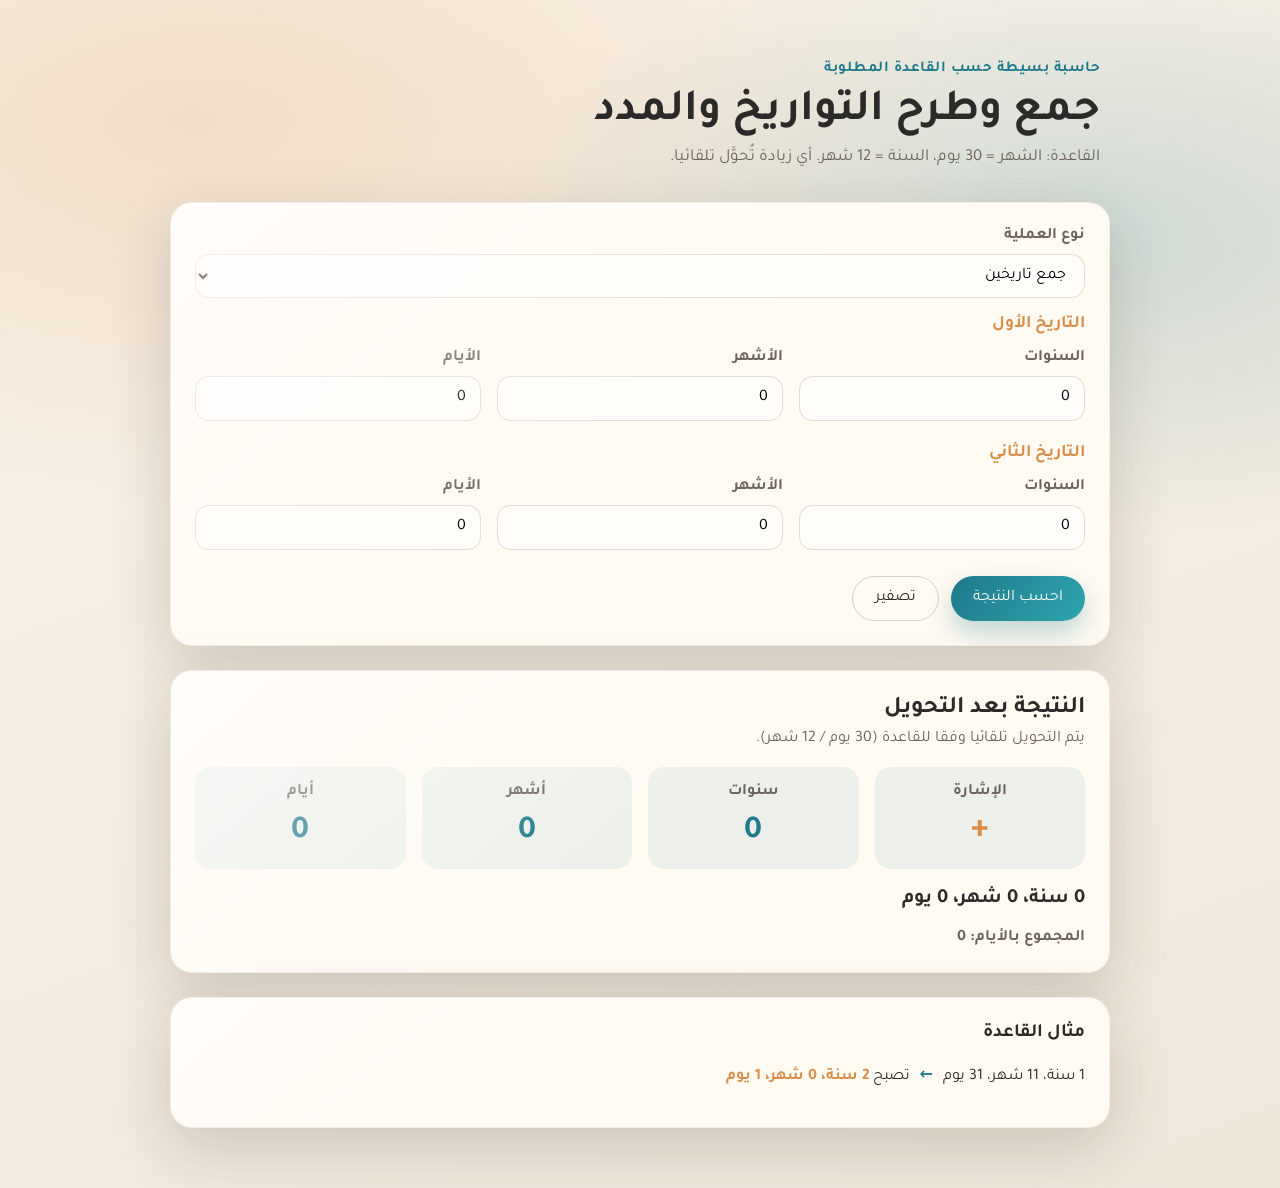
<file: date-calculator-30/index.html>
<!DOCTYPE html>
<html lang="ar" dir="rtl">
<head>
  <meta charset="UTF-8" />
  <meta name="viewport" content="width=device-width, initial-scale=1.0" />
  <title>حاسبة التواريخ - 30 يوم / 12 شهر</title>
  <link rel="stylesheet" href="style.css" />
</head>
<body>
  <main class="app">
    <header class="hero">
      <p class="tag">حاسبة بسيطة حسب القاعدة المطلوبة</p>
      <h1>جمع وطرح التواريخ والمدد</h1>
      <p class="subtitle">
        القاعدة: الشهر = 30 يوم، السنة = 12 شهر. أي زيادة تُحوَّل تلقائيا.
      </p>
    </header>

    <section class="card">
      <form id="calc-form" novalidate>
        <div class="field">
          <label for="operation">نوع العملية</label>
          <select id="operation" name="operation">
            <option value="add-date">جمع تاريخين</option>
            <option value="sub-date">طرح تاريخين (الأول - الثاني)</option>
            <option value="add-duration">جمع تاريخ + مدة زمنية</option>
            <option value="sub-duration">طرح تاريخ - مدة زمنية</option>
          </select>
        </div>

        <div class="section-title">التاريخ الأول</div>
        <div class="grid">
          <div class="field">
            <label for="y1">السنوات</label>
            <input id="y1" type="number" min="0" step="1" value="0" />
          </div>
          <div class="field">
            <label for="m1">الأشهر</label>
            <input id="m1" type="number" min="0" step="1" value="0" />
          </div>
          <div class="field">
            <label for="d1">الأيام</label>
            <input id="d1" type="number" min="0" step="1" value="0" />
          </div>
        </div>

        <div class="section-title" id="second-label" data-date-label="التاريخ الثاني" data-duration-label="المدة الزمنية">التاريخ الثاني</div>
        <div class="grid">
          <div class="field">
            <label for="y2">السنوات</label>
            <input id="y2" type="number" min="0" step="1" value="0" />
          </div>
          <div class="field">
            <label for="m2">الأشهر</label>
            <input id="m2" type="number" min="0" step="1" value="0" />
          </div>
          <div class="field">
            <label for="d2">الأيام</label>
            <input id="d2" type="number" min="0" step="1" value="0" />
          </div>
        </div>

        <div class="actions">
          <button type="submit" class="primary">احسب النتيجة</button>
          <button type="button" id="reset" class="ghost">تصفير</button>
        </div>
      </form>
    </section>

    <section class="card result" aria-live="polite">
      <div class="result-header">
        <h2>النتيجة بعد التحويل</h2>
        <p class="result-note">يتم التحويل تلقائيا وفقا للقاعدة (30 يوم / 12 شهر).</p>
      </div>
      <div class="result-grid">
        <div class="stat sign">
          <span class="label">الإشارة</span>
          <span class="value" id="out-sign">+</span>
        </div>
        <div class="stat">
          <span class="label">سنوات</span>
          <span class="value" id="out-years">0</span>
        </div>
        <div class="stat">
          <span class="label">أشهر</span>
          <span class="value" id="out-months">0</span>
        </div>
        <div class="stat">
          <span class="label">أيام</span>
          <span class="value" id="out-days">0</span>
        </div>
      </div>
      <div class="result-text" id="result-text" data-year-unit="سنة" data-month-unit="شهر" data-day-unit="يوم" data-separator="،">0 سنة، 0 شهر، 0 يوم</div>
      <div class="result-total" id="result-total" data-prefix="المجموع بالأيام:">المجموع بالأيام: 0</div>
    </section>

    <section class="card example">
      <h3>مثال القاعدة</h3>
      <p>
        1 سنة، 11 شهر، 31 يوم 
        <span class="arrow">←</span>
        تصبح
        <span class="highlight">2 سنة، 0 شهر، 1 يوم</span>
      </p>
    </section>
  </main>

  <script src="script.js"></script>
</body>
</html>
</file>
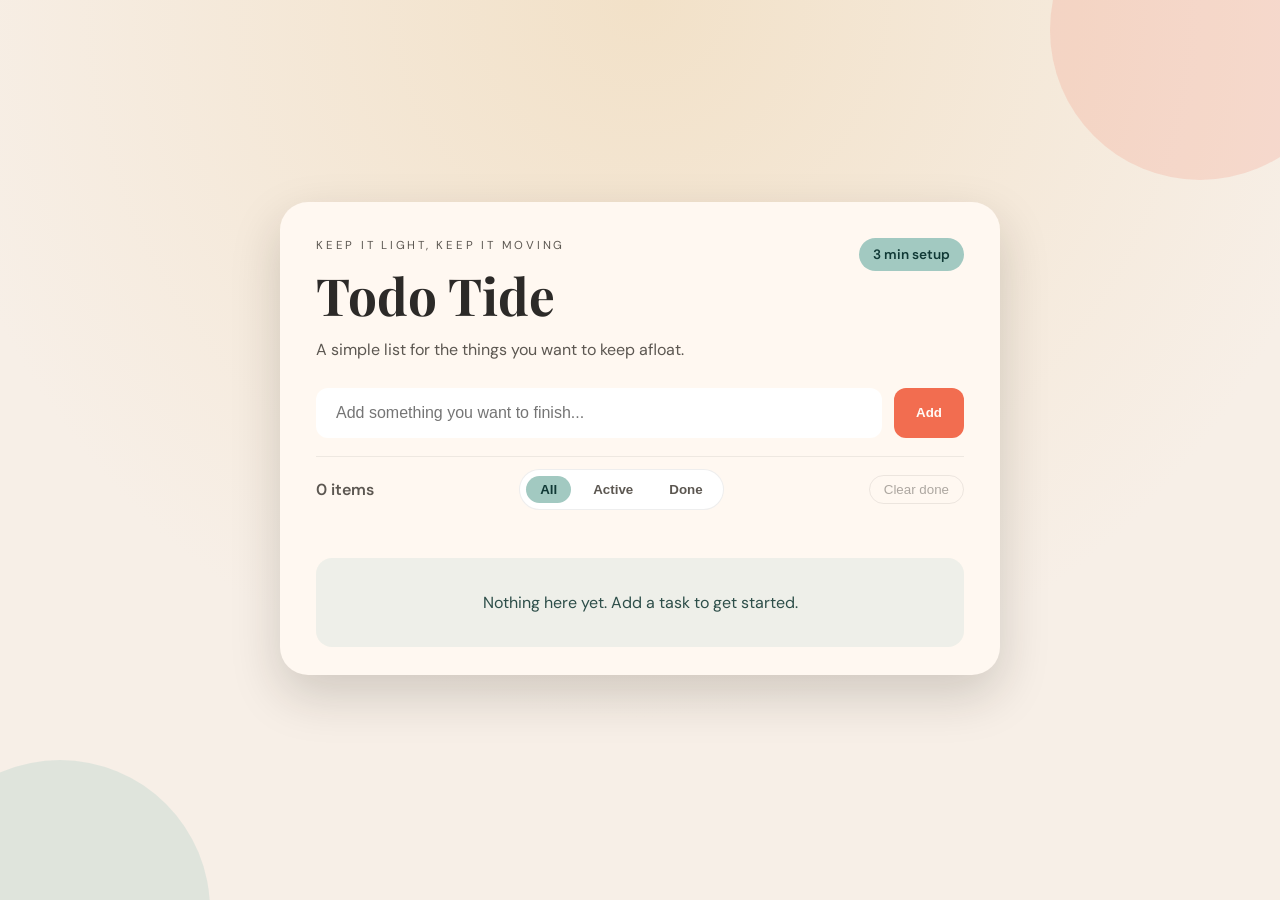
<file: todo-app/index.html>
<!doctype html>
<html lang="en">
  <head>
    <meta charset="utf-8" />
    <meta name="viewport" content="width=device-width, initial-scale=1" />
    <title>Todo Tide</title>
    <link rel="preconnect" href="https://fonts.googleapis.com" />
    <link rel="preconnect" href="https://fonts.gstatic.com" crossorigin />
    <link
      href="https://fonts.googleapis.com/css2?family=DM+Sans:wght@400;500;700&family=Playfair+Display:wght@600&display=swap"
      rel="stylesheet"
    />
    <link rel="stylesheet" href="styles.css" />
  </head>
  <body>
    <main class="page">
      <section class="card" aria-labelledby="todo-title">
        <header class="card__header">
          <div>
            <p class="eyebrow">Keep it light, keep it moving</p>
            <h1 id="todo-title">Todo Tide</h1>
            <p class="subtitle">A simple list for the things you want to keep afloat.</p>
          </div>
          <div class="badge" aria-hidden="true">3 min setup</div>
        </header>

        <form class="todo-form" id="todo-form">
          <label class="sr-only" for="todo-input">Add a new task</label>
          <input
            id="todo-input"
            class="todo-input"
            type="text"
            placeholder="Add something you want to finish..."
            autocomplete="off"
            maxlength="120"
          />
          <button class="add-btn" type="submit">Add</button>
        </form>

        <section class="toolbar">
          <div class="count" aria-live="polite">
            <span id="todo-count">0</span> items
          </div>
          <div class="filters" role="tablist" aria-label="Filter tasks">
            <button class="filter active" data-filter="all" role="tab" aria-selected="true">
              All
            </button>
            <button class="filter" data-filter="active" role="tab" aria-selected="false">
              Active
            </button>
            <button class="filter" data-filter="completed" role="tab" aria-selected="false">
              Done
            </button>
          </div>
          <button class="ghost-btn" id="clear-completed" type="button">Clear done</button>
        </section>

        <ul class="todo-list" id="todo-list" aria-live="polite"></ul>
        <div class="empty" id="empty-state" hidden>
          <p id="empty-text">Nothing here yet. Add a task to get started.</p>
        </div>
      </section>
    </main>

    <script src="app.js"></script>
  </body>
</html>
</file>
<file: date-calculator-30/style.css>
@import url('https://fonts.googleapis.com/css2?family=Tajawal:wght@400;600;700&display=swap');

:root {
  color-scheme: light;
  --bg-1: #f8f2e8;
  --bg-2: #efe7da;
  --ink: #2b2a28;
  --muted: #6b645d;
  --card: #fffaf2;
  --accent: #1f7a8c;
  --accent-2: #d98e4a;
  --ring: rgba(31, 122, 140, 0.25);
  --shadow: 0 20px 60px rgba(42, 33, 20, 0.18);
}

* {
  box-sizing: border-box;
}

body {
  margin: 0;
  min-height: 100vh;
  font-family: "Tajawal", system-ui, -apple-system, sans-serif;
  color: var(--ink);
  background:
    radial-gradient(1200px 600px at 15% 10%, rgba(217, 142, 74, 0.18), transparent 65%),
    radial-gradient(1000px 500px at 85% 20%, rgba(31, 122, 140, 0.18), transparent 60%),
    linear-gradient(160deg, var(--bg-1), var(--bg-2));
}

.app {
  max-width: 980px;
  margin: 0 auto;
  padding: 40px 20px 60px;
  display: grid;
  gap: 24px;
}

.hero {
  padding: 20px 10px 10px;
  animation: fadeSlide 0.7s ease-out both;
}

.tag {
  font-size: 0.95rem;
  color: var(--accent);
  letter-spacing: 0.5px;
  font-weight: 600;
  margin: 0 0 8px;
}

.hero h1 {
  font-size: clamp(2rem, 3.5vw, 3rem);
  margin: 0 0 8px;
}

.subtitle {
  margin: 0;
  color: var(--muted);
  font-size: 1.05rem;
}

.card {
  background: var(--card);
  border-radius: 22px;
  padding: 24px;
  box-shadow: var(--shadow);
  border: 1px solid rgba(43, 42, 40, 0.06);
  position: relative;
  overflow: hidden;
  animation: floatIn 0.8s ease both;
}

.card::after {
  content: "";
  position: absolute;
  inset: 0;
  background: linear-gradient(140deg, rgba(255, 255, 255, 0.6), transparent 50%);
  pointer-events: none;
}

.field {
  display: grid;
  gap: 8px;
  margin-bottom: 16px;
}

label {
  font-weight: 600;
  color: var(--muted);
}

input,
select {
  border: 1px solid rgba(43, 42, 40, 0.14);
  border-radius: 14px;
  padding: 12px 14px;
  font-size: 1rem;
  font-family: inherit;
  background: #fffdf9;
  transition: border-color 0.2s ease, box-shadow 0.2s ease;
}

input:focus,
select:focus {
  outline: none;
  border-color: var(--accent);
  box-shadow: 0 0 0 4px var(--ring);
}

.section-title {
  font-weight: 700;
  font-size: 1.1rem;
  margin: 6px 0 14px;
  color: var(--accent-2);
}

.grid {
  display: grid;
  gap: 16px;
  grid-template-columns: repeat(auto-fit, minmax(180px, 1fr));
}

.actions {
  display: flex;
  flex-wrap: wrap;
  gap: 12px;
  margin-top: 10px;
}

button {
  border: none;
  font-family: inherit;
  font-size: 1rem;
  border-radius: 999px;
  padding: 12px 22px;
  cursor: pointer;
  transition: transform 0.2s ease, box-shadow 0.2s ease;
}

button:active {
  transform: translateY(1px);
}

.primary {
  background: linear-gradient(120deg, var(--accent), #2ea4ad);
  color: white;
  box-shadow: 0 12px 24px rgba(31, 122, 140, 0.28);
}

.ghost {
  background: transparent;
  border: 1px solid rgba(43, 42, 40, 0.2);
  color: var(--ink);
}

.result {
  display: grid;
  gap: 18px;
}

.result-header h2 {
  margin: 0 0 6px;
}

.result-note {
  margin: 0;
  color: var(--muted);
}

.result-grid {
  display: grid;
  grid-template-columns: repeat(auto-fit, minmax(180px, 1fr));
  gap: 16px;
}

.stat {
  background: rgba(31, 122, 140, 0.08);
  border-radius: 16px;
  padding: 16px;
  display: grid;
  gap: 8px;
  text-align: center;
}

.stat .label {
  color: var(--muted);
  font-weight: 600;
}

.stat .value {
  font-size: 2rem;
  font-weight: 700;
  color: var(--accent);
}

.stat.sign .value {
  color: var(--accent-2);
  font-size: 2.2rem;
}

.result-text {
  font-weight: 700;
  font-size: 1.25rem;
}

.result-total {
  color: var(--muted);
  font-weight: 600;
}

.example h3 {
  margin-top: 0;
}

.example .arrow {
  margin: 0 6px;
  color: var(--accent);
  font-weight: 700;
}

.example .highlight {
  color: var(--accent-2);
  font-weight: 700;
}

@keyframes fadeSlide {
  from {
    opacity: 0;
    transform: translateY(10px);
  }
  to {
    opacity: 1;
    transform: translateY(0);
  }
}

@keyframes floatIn {
  from {
    opacity: 0;
    transform: translateY(14px) scale(0.98);
  }
  to {
    opacity: 1;
    transform: translateY(0) scale(1);
  }
}

@media (max-width: 720px) {
  .app {
    padding: 32px 16px 40px;
  }

  .card {
    padding: 20px;
  }

  .result-text {
    font-size: 1.1rem;
  }
}
</file>
<file: todo-app/styles.css>
:root {
  color-scheme: light;
  --bg: #f7efe7;
  --bg-accent: #f2e1c8;
  --surface: #fff8f1;
  --ink: #2c2a28;
  --muted: #5c5751;
  --accent: #f26d50;
  --accent-dark: #d9573d;
  --highlight: #a2c9c1;
  --shadow: 0 20px 50px rgba(35, 26, 19, 0.18);
  --radius-lg: 28px;
  --radius-md: 16px;
  --radius-sm: 12px;
  --transition: 180ms ease;
}

* {
  box-sizing: border-box;
}

body {
  margin: 0;
  font-family: "DM Sans", system-ui, -apple-system, sans-serif;
  color: var(--ink);
  background: radial-gradient(circle at top, var(--bg-accent) 0%, var(--bg) 65%);
  min-height: 100vh;
}

.page {
  min-height: 100vh;
  display: grid;
  place-items: center;
  padding: 48px 20px 72px;
  position: relative;
  overflow: hidden;
}

.page::before,
.page::after {
  content: "";
  position: absolute;
  width: 300px;
  height: 300px;
  border-radius: 50%;
  background: rgba(242, 109, 80, 0.16);
  filter: blur(0px);
  z-index: 0;
}

.page::before {
  top: -120px;
  right: -70px;
}

.page::after {
  bottom: -160px;
  left: -90px;
  background: rgba(162, 201, 193, 0.28);
}

.card {
  width: min(720px, 100%);
  background: var(--surface);
  border-radius: var(--radius-lg);
  padding: 36px 36px 28px;
  box-shadow: var(--shadow);
  position: relative;
  z-index: 1;
  animation: rise 600ms ease;
}

@keyframes rise {
  from {
    opacity: 0;
    transform: translateY(18px);
  }
  to {
    opacity: 1;
    transform: translateY(0);
  }
}

.card__header {
  display: flex;
  justify-content: space-between;
  gap: 20px;
  flex-wrap: wrap;
}

.eyebrow {
  text-transform: uppercase;
  letter-spacing: 0.24em;
  font-size: 0.72rem;
  color: var(--muted);
  margin: 0 0 8px;
}

h1 {
  margin: 0;
  font-family: "Playfair Display", serif;
  font-size: clamp(2.2rem, 4vw, 3.2rem);
}

.subtitle {
  margin: 10px 0 0;
  color: var(--muted);
  max-width: 440px;
}

.badge {
  align-self: flex-start;
  padding: 8px 14px;
  border-radius: 999px;
  background: var(--highlight);
  color: #103936;
  font-weight: 600;
  font-size: 0.85rem;
}

.todo-form {
  margin: 28px 0 18px;
  display: grid;
  grid-template-columns: 1fr auto;
  gap: 12px;
}

.todo-input {
  padding: 14px 18px;
  border-radius: var(--radius-sm);
  border: 2px solid transparent;
  font-size: 1rem;
  background: #fff;
  transition: var(--transition);
}

.todo-input:focus {
  outline: none;
  border-color: var(--accent);
  box-shadow: 0 0 0 3px rgba(242, 109, 80, 0.15);
}

.add-btn {
  border: none;
  padding: 14px 22px;
  border-radius: var(--radius-sm);
  font-weight: 600;
  background: var(--accent);
  color: #fffaf6;
  cursor: pointer;
  transition: var(--transition);
}

.add-btn:hover {
  background: var(--accent-dark);
}

.toolbar {
  display: flex;
  align-items: center;
  justify-content: space-between;
  gap: 16px;
  flex-wrap: wrap;
  padding: 12px 0 6px;
  border-top: 1px solid rgba(44, 42, 40, 0.08);
}

.count {
  font-weight: 600;
  color: var(--muted);
}

.filters {
  display: flex;
  gap: 8px;
  background: #fff;
  padding: 6px;
  border-radius: 999px;
  border: 1px solid rgba(44, 42, 40, 0.08);
}

.filter {
  border: none;
  background: transparent;
  padding: 6px 14px;
  border-radius: 999px;
  font-weight: 600;
  color: var(--muted);
  cursor: pointer;
  transition: var(--transition);
}

.filter.active {
  background: var(--highlight);
  color: #103936;
}

.ghost-btn {
  background: transparent;
  border: 1px solid rgba(44, 42, 40, 0.18);
  color: var(--muted);
  border-radius: 999px;
  padding: 6px 14px;
  cursor: pointer;
  transition: var(--transition);
}

.ghost-btn:hover {
  border-color: var(--accent);
  color: var(--accent);
}

.ghost-btn:disabled {
  opacity: 0.5;
  cursor: not-allowed;
}

.todo-list {
  list-style: none;
  padding: 0;
  margin: 18px 0 0;
  display: grid;
  gap: 12px;
}

.todo-item {
  background: #fff;
  border-radius: var(--radius-md);
  padding: 14px 16px;
  display: grid;
  grid-template-columns: auto 1fr auto;
  gap: 12px;
  align-items: center;
  border: 1px solid rgba(44, 42, 40, 0.08);
  animation: fadeIn 280ms ease;
}

@keyframes fadeIn {
  from {
    opacity: 0;
    transform: translateY(6px);
  }
  to {
    opacity: 1;
    transform: translateY(0);
  }
}

.todo-check {
  width: 20px;
  height: 20px;
  border-radius: 6px;
  border: 2px solid rgba(44, 42, 40, 0.4);
  display: flex;
  align-items: center;
  justify-content: center;
  padding: 0;
  line-height: 0;
  cursor: pointer;
  background: transparent;
}

.todo-check::after {
  content: "";
  display: block;
  width: 10px;
  height: 10px;
  border-radius: 3px;
  background: var(--accent);
  opacity: 0;
  transform: scale(0.4);
  transition: var(--transition);
}

.todo-item.completed .todo-check {
  border-color: var(--accent);
}

.todo-item.completed .todo-check::after {
  opacity: 1;
  transform: scale(1);
}

.todo-text {
  font-size: 1rem;
  color: var(--ink);
  word-break: break-word;
}

.todo-item.completed .todo-text {
  color: var(--muted);
  text-decoration: line-through;
}

.todo-meta {
  font-size: 0.75rem;
  color: var(--muted);
  margin-top: 4px;
}

.todo-actions {
  display: flex;
  gap: 8px;
}

.icon-btn {
  border: none;
  background: rgba(44, 42, 40, 0.06);
  color: var(--ink);
  padding: 6px 10px;
  border-radius: 10px;
  cursor: pointer;
  font-size: 0.85rem;
  transition: var(--transition);
}

.icon-btn:hover {
  background: rgba(242, 109, 80, 0.15);
  color: var(--accent-dark);
}

.empty {
  margin-top: 24px;
  padding: 18px;
  border-radius: var(--radius-md);
  background: rgba(162, 201, 193, 0.18);
  color: #2d4e49;
  text-align: center;
}

.sr-only {
  position: absolute;
  width: 1px;
  height: 1px;
  padding: 0;
  margin: -1px;
  overflow: hidden;
  clip: rect(0, 0, 0, 0);
  border: 0;
}

@media (max-width: 640px) {
  .card {
    padding: 28px 22px 24px;
  }

  .todo-form {
    grid-template-columns: 1fr;
  }

  .toolbar {
    align-items: flex-start;
  }

  .filters {
    width: 100%;
    justify-content: space-between;
  }

  .todo-item {
    grid-template-columns: auto 1fr;
  }

  .todo-actions {
    grid-column: 2 / -1;
    justify-self: flex-start;
  }
}

@media (prefers-reduced-motion: reduce) {
  * {
    animation: none !important;
    transition: none !important;
  }
}
</file>
